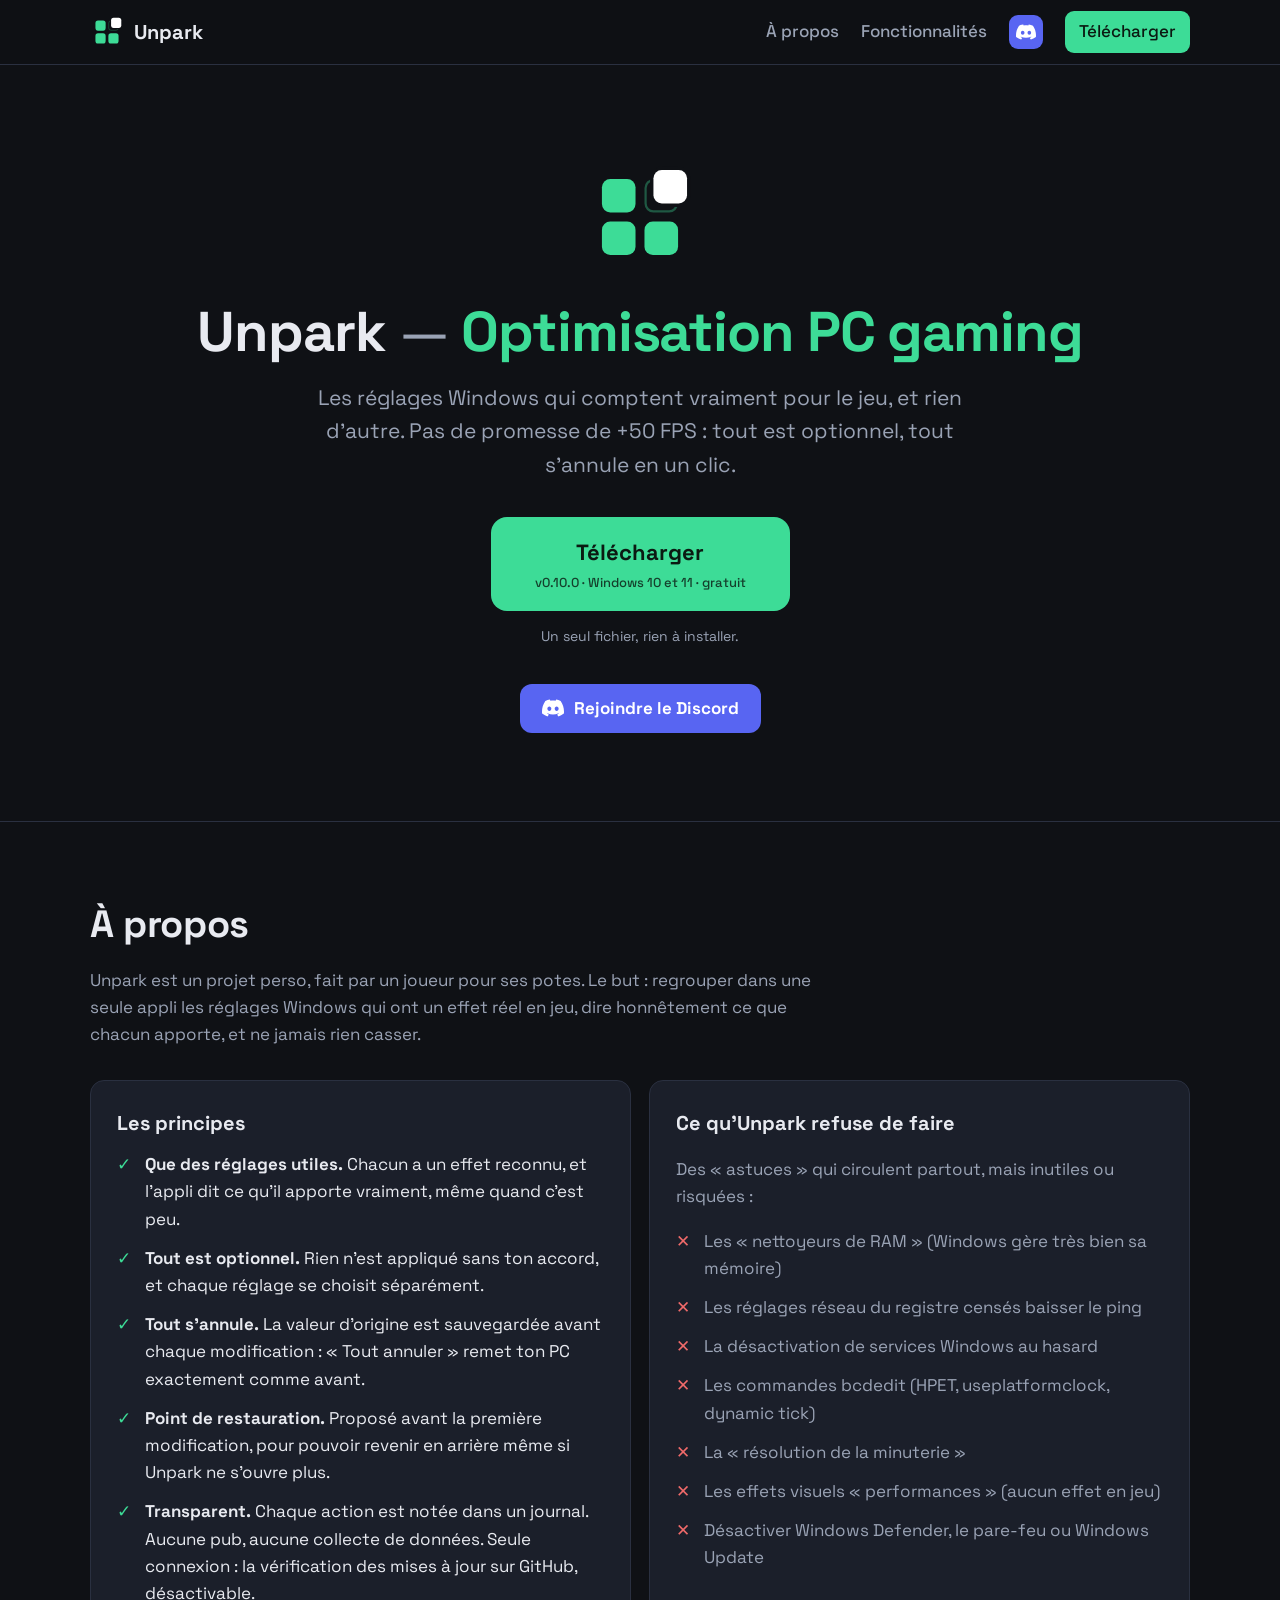
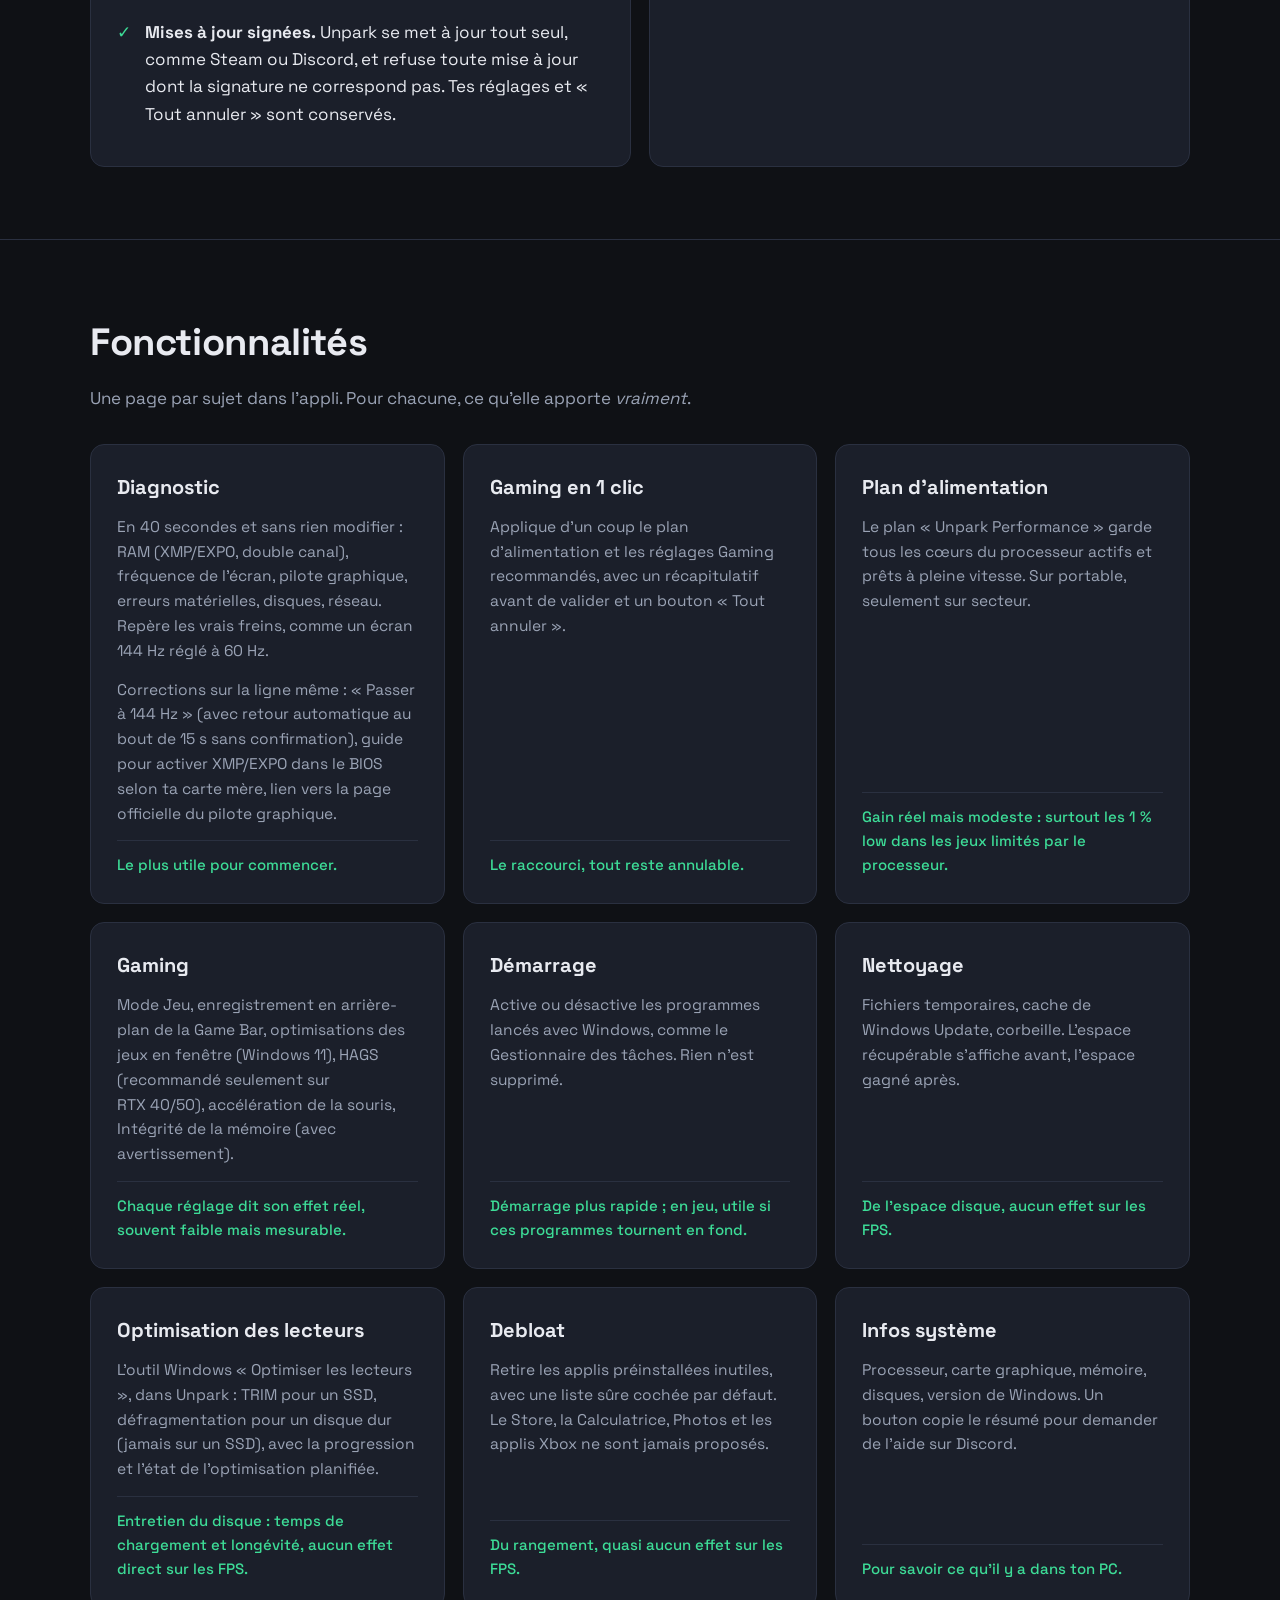
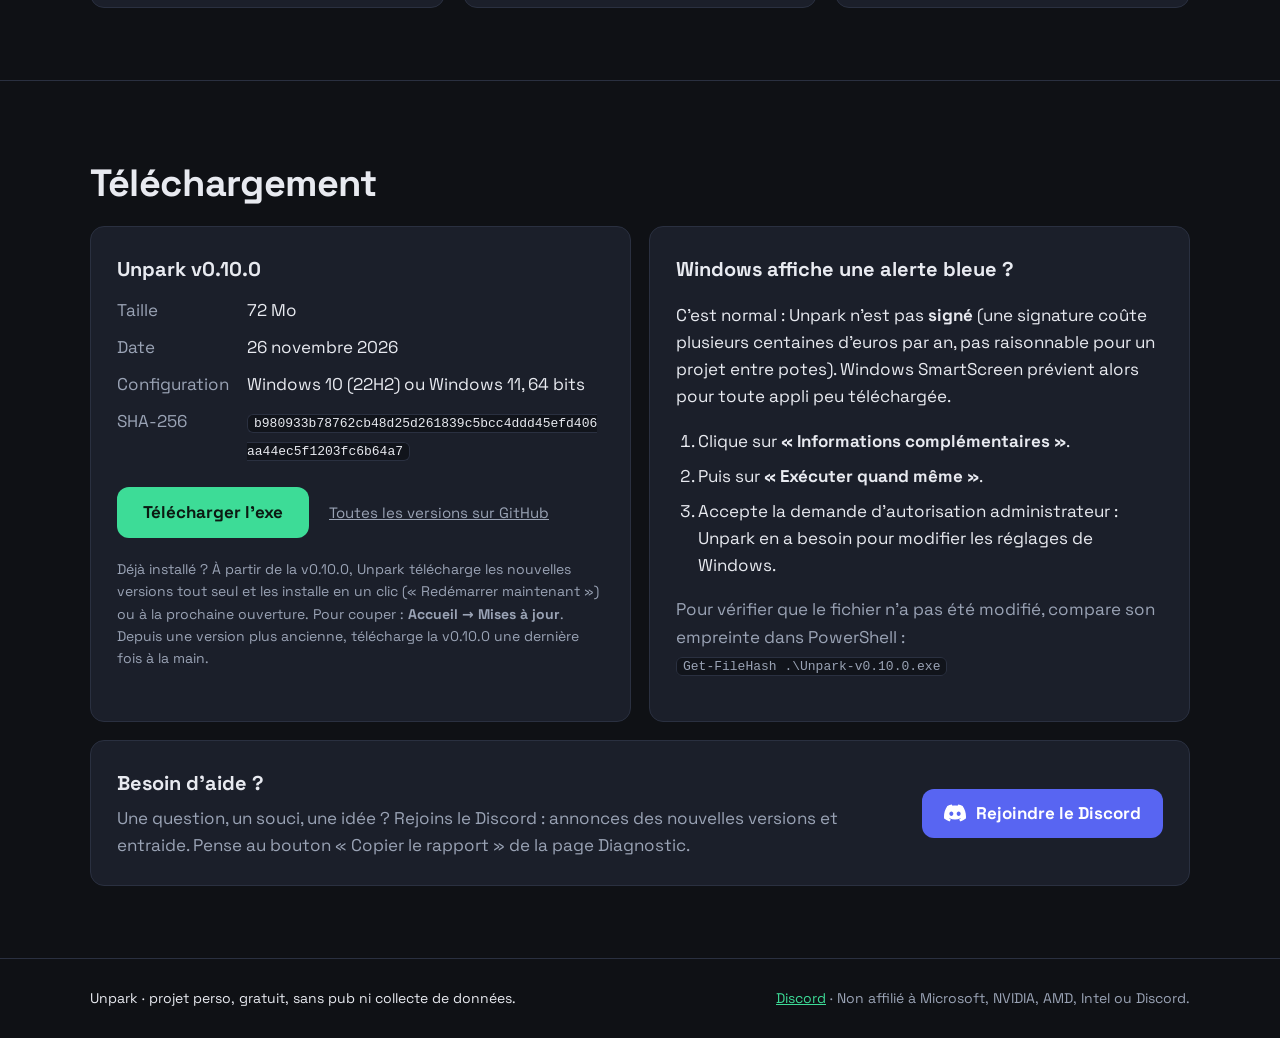
<file: site/index.html>
<!doctype html>
<html lang="fr">
<head>
  <meta charset="utf-8">
  <meta name="viewport" content="width=device-width, initial-scale=1">
  <title>Unpark — Optimisation PC gaming</title>
  <meta name="description" content="Unpark : les réglages Windows qui comptent vraiment pour le jeu, et rien d'autre. Tout est optionnel, tout s'annule. Gratuit, pour Windows 10 et 11.">
  <meta name="theme-color" content="#0F1115">
  <meta property="og:title" content="Unpark — Optimisation PC gaming">
  <meta property="og:description" content="Les réglages Windows qui comptent vraiment pour le jeu, et rien d'autre. Tout est optionnel, tout s'annule.">
  <meta property="og:type" content="website">
  <link rel="icon" href="favicon.svg" type="image/svg+xml">
  <link rel="icon" href="favicon.ico" sizes="16x16 32x32 48x48">
  <link rel="apple-touch-icon" href="apple-touch-icon.png">
  <link rel="preload" href="fonts/SpaceGrotesk-latin.woff2" as="font" type="font/woff2" crossorigin>
  <link rel="stylesheet" href="styles.css">
</head>
<body>
  <header class="nav">
    <div class="wrap nav-inner">
      <a class="brand" href="#accueil" aria-label="Unpark, accueil">
        <img src="logo.svg" alt="" width="34" height="34">
        <span>Unpark</span>
      </a>
      <nav aria-label="Navigation principale">
        <a href="#a-propos">À propos</a>
        <a href="#fonctionnalites">Fonctionnalités</a>
        <a class="nav-discord" href="https://discord.gg/7HBemp572d" target="_blank" rel="noopener" aria-label="Rejoindre le Discord d'Unpark" title="Rejoindre le Discord">
          <img src="discord.svg" alt="" width="20" height="20">
        </a>
        <a class="nav-cta" href="#telechargement">Télécharger</a>
      </nav>
    </div>
  </header>

  <main>
    <!-- Accueil -->
    <section id="accueil" class="hero">
      <div class="wrap">
        <img class="hero-logo" src="logo.svg" alt="Logo Unpark" width="112" height="112">
        <h1>Unpark <span class="dash">—</span> <span class="accent">Optimisation PC gaming</span></h1>
        <p class="lead">Les réglages Windows qui comptent vraiment pour le jeu, et rien d'autre. Pas de promesse de +50&nbsp;FPS : tout est optionnel, tout s'annule en un clic.</p>
        <a class="btn btn-big" href="https://github.com/3vespa/unpark/releases/download/v0.10.0/Unpark-v0.10.0.exe" data-r-href="url">
          Télécharger <span class="btn-sub">v<span data-r="version">0.10.0</span> · Windows 10 et 11 · gratuit</span>
        </a>
        <p class="hero-note">Un seul fichier, rien à installer.</p>
        <a class="btn-discord" href="https://discord.gg/7HBemp572d" target="_blank" rel="noopener">
          <img src="discord.svg" alt="" width="22" height="22"> Rejoindre le Discord
        </a>
      </div>
    </section>

    <!-- À propos -->
    <section id="a-propos" class="section">
      <div class="wrap">
        <h2>À propos</h2>
        <p class="intro">Unpark est un projet perso, fait par un joueur pour ses potes. Le but : regrouper dans une seule appli les réglages Windows qui ont un effet réel en jeu, dire honnêtement ce que chacun apporte, et ne jamais rien casser.</p>

        <div class="grid grid-2">
          <div class="card">
            <h3>Les principes</h3>
            <ul class="checks">
              <li><strong>Que des réglages utiles.</strong> Chacun a un effet reconnu, et l'appli dit ce qu'il apporte vraiment, même quand c'est peu.</li>
              <li><strong>Tout est optionnel.</strong> Rien n'est appliqué sans ton accord, et chaque réglage se choisit séparément.</li>
              <li><strong>Tout s'annule.</strong> La valeur d'origine est sauvegardée avant chaque modification : « Tout annuler » remet ton PC exactement comme avant.</li>
              <li><strong>Point de restauration.</strong> Proposé avant la première modification, pour pouvoir revenir en arrière même si Unpark ne s'ouvre plus.</li>
              <li><strong>Transparent.</strong> Chaque action est notée dans un journal. Aucune pub, aucune collecte de données. Seule connexion : la vérification des mises à jour sur GitHub, désactivable.</li>
              <li><strong>Mises à jour signées.</strong> Unpark se met à jour tout seul, comme Steam ou Discord, et refuse toute mise à jour dont la signature ne correspond pas. Tes réglages et « Tout annuler » sont conservés.</li>
            </ul>
          </div>
          <div class="card">
            <h3>Ce qu'Unpark refuse de faire</h3>
            <p class="muted">Des « astuces » qui circulent partout, mais inutiles ou risquées :</p>
            <ul class="crosses">
              <li>Les « nettoyeurs de RAM » (Windows gère très bien sa mémoire)</li>
              <li>Les réglages réseau du registre censés baisser le ping</li>
              <li>La désactivation de services Windows au hasard</li>
              <li>Les commandes bcdedit (HPET, useplatformclock, dynamic tick)</li>
              <li>La « résolution de la minuterie »</li>
              <li>Les effets visuels « performances » (aucun effet en jeu)</li>
              <li>Désactiver Windows Defender, le pare-feu ou Windows Update</li>
            </ul>
          </div>
        </div>
      </div>
    </section>

    <!-- Fonctionnalités -->
    <section id="fonctionnalites" class="section">
      <div class="wrap">
        <h2>Fonctionnalités</h2>
        <p class="intro">Une page par sujet dans l'appli. Pour chacune, ce qu'elle apporte <em>vraiment</em>.</p>
        <div class="grid grid-3">
          <article class="card feature">
            <h3>Diagnostic</h3>
            <p>En 40 secondes et sans rien modifier : RAM (XMP/EXPO, double canal), fréquence de l'écran, pilote graphique, erreurs matérielles, disques, réseau. Repère les vrais freins, comme un écran 144&nbsp;Hz réglé à 60&nbsp;Hz.</p>
            <p>Corrections sur la ligne même : « Passer à 144&nbsp;Hz » (avec retour automatique au bout de 15&nbsp;s sans confirmation), guide pour activer XMP/EXPO dans le BIOS selon ta carte mère, lien vers la page officielle du pilote graphique.</p>
            <p class="gain">Le plus utile pour commencer.</p>
          </article>
          <article class="card feature">
            <h3>Gaming en 1 clic</h3>
            <p>Applique d'un coup le plan d'alimentation et les réglages Gaming recommandés, avec un récapitulatif avant de valider et un bouton « Tout annuler ».</p>
            <p class="gain">Le raccourci, tout reste annulable.</p>
          </article>
          <article class="card feature">
            <h3>Plan d'alimentation</h3>
            <p>Le plan « Unpark Performance » garde tous les cœurs du processeur actifs et prêts à pleine vitesse. Sur portable, seulement sur secteur.</p>
            <p class="gain">Gain réel mais modeste : surtout les 1&nbsp;% low dans les jeux limités par le processeur.</p>
          </article>
          <article class="card feature">
            <h3>Gaming</h3>
            <p>Mode Jeu, enregistrement en arrière-plan de la Game Bar, optimisations des jeux en fenêtre (Windows 11), HAGS (recommandé seulement sur RTX&nbsp;40/50), accélération de la souris, Intégrité de la mémoire (avec avertissement).</p>
            <p class="gain">Chaque réglage dit son effet réel, souvent faible mais mesurable.</p>
          </article>
          <article class="card feature">
            <h3>Démarrage</h3>
            <p>Active ou désactive les programmes lancés avec Windows, comme le Gestionnaire des tâches. Rien n'est supprimé.</p>
            <p class="gain">Démarrage plus rapide ; en jeu, utile si ces programmes tournent en fond.</p>
          </article>
          <article class="card feature">
            <h3>Nettoyage</h3>
            <p>Fichiers temporaires, cache de Windows Update, corbeille. L'espace récupérable s'affiche avant, l'espace gagné après.</p>
            <p class="gain">De l'espace disque, aucun effet sur les FPS.</p>
          </article>
          <article class="card feature">
            <h3>Optimisation des lecteurs</h3>
            <p>L'outil Windows « Optimiser les lecteurs », dans Unpark : TRIM pour un SSD, défragmentation pour un disque dur (jamais sur un SSD), avec la progression et l'état de l'optimisation planifiée.</p>
            <p class="gain">Entretien du disque : temps de chargement et longévité, aucun effet direct sur les FPS.</p>
          </article>
          <article class="card feature">
            <h3>Debloat</h3>
            <p>Retire les applis préinstallées inutiles, avec une liste sûre cochée par défaut. Le Store, la Calculatrice, Photos et les applis Xbox ne sont jamais proposés.</p>
            <p class="gain">Du rangement, quasi aucun effet sur les FPS.</p>
          </article>
          <article class="card feature">
            <h3>Infos système</h3>
            <p>Processeur, carte graphique, mémoire, disques, version de Windows. Un bouton copie le résumé pour demander de l'aide sur Discord.</p>
            <p class="gain">Pour savoir ce qu'il y a dans ton PC.</p>
          </article>
        </div>
      </div>
    </section>

    <!-- Téléchargement -->
    <section id="telechargement" class="section">
      <div class="wrap">
        <h2>Téléchargement</h2>
        <div class="grid grid-2">
          <div class="card download">
            <h3>Unpark v<span data-r="version">0.10.0</span></h3>
            <dl class="facts">
              <dt>Taille</dt><dd data-r="size">72 Mo</dd>
              <dt>Date</dt><dd data-r="date">26 novembre 2026</dd>
              <dt>Configuration</dt><dd>Windows 10 (22H2) ou Windows 11, 64 bits</dd>
              <dt>SHA-256</dt><dd><code data-r="sha256">b980933b78762cb48d25d261839c5bcc4ddd45efd406aa44ec5f1203fc6b64a7</code></dd>
            </dl>
            <a class="btn" href="https://github.com/3vespa/unpark/releases/download/v0.10.0/Unpark-v0.10.0.exe" data-r-href="url">Télécharger l'exe</a>
            <a class="link" href="https://github.com/3vespa/unpark/releases/latest" data-r-href="latest">Toutes les versions sur GitHub</a>
            <p class="muted update-note">Déjà installé ? À partir de la v0.10.0, Unpark télécharge les nouvelles versions tout seul et les installe en un clic (« Redémarrer maintenant ») ou à la prochaine ouverture. Pour couper : <strong>Accueil → Mises à jour</strong>. Depuis une version plus ancienne, télécharge la v0.10.0 une dernière fois à la main.</p>
          </div>
          <div class="card">
            <h3>Windows affiche une alerte bleue ?</h3>
            <p>C'est normal : Unpark n'est pas <strong>signé</strong> (une signature coûte plusieurs centaines d'euros par an, pas raisonnable pour un projet entre potes). Windows SmartScreen prévient alors pour toute appli peu téléchargée.</p>
            <ol class="steps">
              <li>Clique sur <strong>« Informations complémentaires »</strong>.</li>
              <li>Puis sur <strong>« Exécuter quand même »</strong>.</li>
              <li>Accepte la demande d'autorisation administrateur : Unpark en a besoin pour modifier les réglages de Windows.</li>
            </ol>
            <p class="muted">Pour vérifier que le fichier n'a pas été modifié, compare son empreinte dans PowerShell :<br><code>Get-FileHash .\Unpark-v<span data-r="version">0.10.0</span>.exe</code></p>
          </div>
        </div>
        <div class="card help">
          <div>
            <h3>Besoin d'aide ?</h3>
            <p class="muted">Une question, un souci, une idée ? Rejoins le Discord : annonces des nouvelles versions et entraide. Pense au bouton « Copier le rapport » de la page Diagnostic.</p>
          </div>
          <a class="btn-discord" href="https://discord.gg/7HBemp572d" target="_blank" rel="noopener">
            <img src="discord.svg" alt="" width="22" height="22"> Rejoindre le Discord
          </a>
        </div>
      </div>
    </section>
  </main>

  <footer class="footer">
    <div class="wrap footer-inner">
      <span>Unpark · projet perso, gratuit, sans pub ni collecte de données.</span>
      <span class="muted"><a href="https://discord.gg/7HBemp572d" target="_blank" rel="noopener">Discord</a> · Non affilié à Microsoft, NVIDIA, AMD, Intel ou Discord.</span>
    </div>
  </footer>
</body>
</html>
</file>
<file: site/styles.css>
/* Unpark — site vitrine. Couleurs de l'appli, police Space Grotesk hébergée sur le site (licence OFL). */
@font-face {
  font-family: "Space Grotesk";
  src: url("fonts/SpaceGrotesk-latin.woff2") format("woff2");
  font-weight: 400 700;
  font-style: normal;
  font-display: swap;
}

:root {
  --bg: #0f1115;
  --card: #1b1f2a;
  --card-hover: #232838;
  --border: #2a3040;
  --text: #e8eaf0;
  --dim: #9aa3b5;
  --green: #3ddc97;
  --green-text: #0b1a12;
  --danger: #f06a6a;
  --radius: 14px;
}

* { box-sizing: border-box; }
html { scroll-behavior: smooth; scroll-padding-top: 76px; }
body {
  margin: 0;
  background: var(--bg);
  color: var(--text);
  font: 400 17px/1.6 "Space Grotesk", system-ui, -apple-system, "Segoe UI", sans-serif;
  -webkit-font-smoothing: antialiased;
}
img { display: block; }
a { color: var(--green); }
code {
  font: 13px/1.5 ui-monospace, "Cascadia Code", Consolas, monospace;
  background: #11141b;
  border: 1px solid var(--border);
  border-radius: 6px;
  padding: 1px 6px;
  word-break: break-all;
}
.wrap { width: min(1100px, 100% - 40px); margin-inline: auto; }
.muted { color: var(--dim); }
.accent { color: var(--green); }

/* Navigation */
.nav {
  position: sticky; top: 0; z-index: 10;
  background: rgba(15, 17, 21, .85);
  backdrop-filter: blur(10px);
  border-bottom: 1px solid var(--border);
}
.nav-inner { display: flex; align-items: center; justify-content: space-between; height: 64px; }
.brand { display: flex; align-items: center; gap: 10px; color: var(--text); text-decoration: none; font-weight: 700; font-size: 20px; }
.nav nav { display: flex; align-items: center; gap: 22px; }
.nav nav a { color: var(--dim); text-decoration: none; font-weight: 500; }
.nav nav a:hover { color: var(--text); }
.nav nav a.nav-cta { color: var(--green-text); background: var(--green); padding: 7px 14px; border-radius: 9px; }

/* Accueil */
.hero { padding: 96px 0 88px; text-align: center; }
.hero-logo { margin: 0 auto 28px; }
h1 { font-size: clamp(32px, 5.5vw, 56px); line-height: 1.1; margin: 0 0 18px; letter-spacing: -0.02em; }
.dash { color: var(--dim); font-weight: 400; }
.lead { font-size: clamp(18px, 2.2vw, 21px); color: var(--dim); max-width: 680px; margin: 0 auto 36px; }
.hero-note { color: var(--dim); font-size: 14px; margin-top: 14px; }

/* Boutons */
.btn {
  display: inline-flex; flex-direction: column; align-items: center; gap: 2px;
  background: var(--green); color: var(--green-text);
  font-weight: 700; text-decoration: none;
  padding: 12px 26px; border-radius: 12px;
  transition: transform .15s ease, box-shadow .15s ease;
}
.btn:hover { transform: translateY(-2px); box-shadow: 0 10px 30px rgba(61, 220, 151, .25); }
.btn-big { font-size: 22px; padding: 18px 44px; border-radius: 16px; }
.btn-sub { font-size: 13px; font-weight: 500; opacity: .8; }
.link { display: inline-block; margin-left: 16px; color: var(--dim); font-size: 15px; }
.link:hover { color: var(--text); }

/* Sections */
.section { padding: 72px 0; border-top: 1px solid var(--border); }
h2 { font-size: clamp(28px, 4vw, 38px); margin: 0 0 12px; letter-spacing: -0.01em; }
h3 { font-size: 20px; margin: 0 0 12px; }
.intro { color: var(--dim); max-width: 760px; margin: 0 0 32px; }
.grid { display: grid; gap: 18px; }
.grid-2 { grid-template-columns: repeat(2, 1fr); }
.grid-3 { grid-template-columns: repeat(3, 1fr); }
.card {
  background: var(--card);
  border: 1px solid var(--border);
  border-radius: var(--radius);
  padding: 26px;
}
.feature { display: flex; flex-direction: column; transition: background .15s ease, border-color .15s ease; }
.feature:hover { background: var(--card-hover); border-color: #34405a; }
.feature p { margin: 0 0 14px; color: var(--dim); font-size: 15.5px; }
.feature .gain { margin: auto 0 0; padding-top: 12px; border-top: 1px solid var(--border); color: var(--green); font-weight: 500; font-size: 15px; }

ul.checks, ul.crosses { list-style: none; padding: 0; margin: 0; }
ul.checks li, ul.crosses li { position: relative; padding-left: 28px; margin: 0 0 12px; }
ul.checks li::before, ul.crosses li::before { position: absolute; left: 0; top: 0; font-weight: 700; }
ul.checks li::before { content: "✓"; color: var(--green); }
ul.crosses li::before { content: "✕"; color: var(--danger); }
ul.crosses li { color: var(--dim); }

/* Téléchargement */
.facts { display: grid; grid-template-columns: max-content 1fr; gap: 10px 18px; margin: 0 0 24px; }
.facts dt { color: var(--dim); }
.facts dd { margin: 0; }
.download .btn { flex-direction: row; }
.download .update-note { margin: 20px 0 0; font-size: 14px; }
ol.steps { padding-left: 22px; }
ol.steps li { margin-bottom: 8px; }

/* Pied de page */
.footer { border-top: 1px solid var(--border); padding: 28px 0; font-size: 14px; }
.footer-inner { display: flex; justify-content: space-between; gap: 12px; flex-wrap: wrap; }

/* Mobile */
@media (max-width: 900px) {
  .grid-3 { grid-template-columns: repeat(2, 1fr); }
}
@media (max-width: 680px) {
  .grid-2, .grid-3 { grid-template-columns: 1fr; }
  .nav nav a:not(.nav-cta) { display: none; }
  .hero { padding: 64px 0; }
  .btn-big { width: 100%; padding: 16px 20px; }
  .link { display: block; margin: 14px 0 0; }
  .section { padding: 56px 0; }
}
@media (prefers-reduced-motion: reduce) {
  html { scroll-behavior: auto; }
  .btn, .feature { transition: none; }
}

/* Discord : logo blanc sur le bleu officiel (#5865F2), comme le demandent les règles de marque de Discord. */
.nav nav a.nav-discord { display: inline-flex; padding: 7px; border-radius: 9px; background: #5865f2; }
.nav nav a.nav-discord:hover { background: #4752c4; }
.btn-discord {
  display: inline-flex; align-items: center; gap: 10px;
  margin-top: 22px; padding: 11px 22px; border-radius: 12px;
  background: #5865f2; color: #fff; font-weight: 700; text-decoration: none;
  transition: background .15s ease, transform .15s ease;
}
.btn-discord:hover { background: #4752c4; transform: translateY(-2px); }
.help { margin-top: 18px; display: flex; align-items: center; justify-content: space-between; gap: 24px; }
.help h3 { margin-bottom: 6px; }
.help p { margin: 0; }
.help .btn-discord { margin-top: 0; flex-shrink: 0; }
@media (max-width: 680px) {
  .nav nav a.nav-discord { display: inline-flex; }
  .help { flex-direction: column; align-items: flex-start; }
  .btn-discord { width: 100%; justify-content: center; }
}
@media (prefers-reduced-motion: reduce) { .btn-discord { transition: none; } }
</file>
